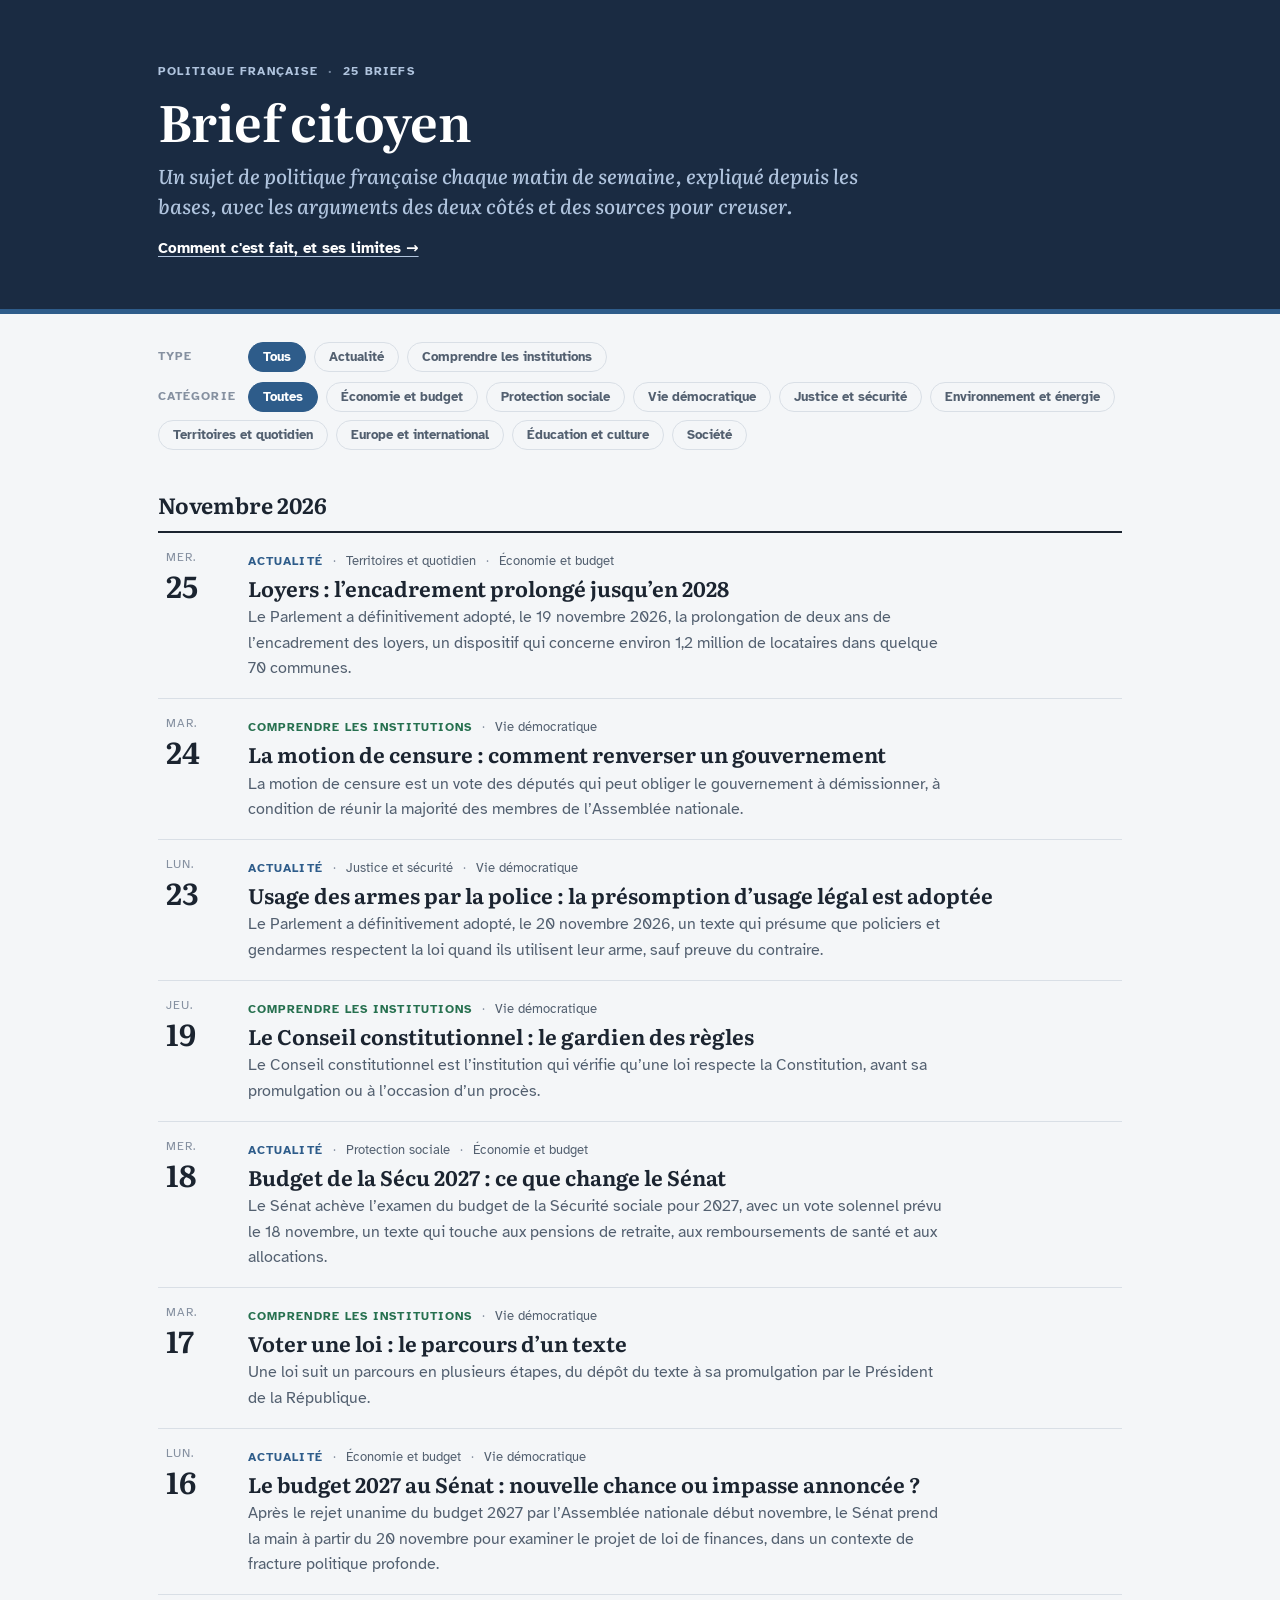
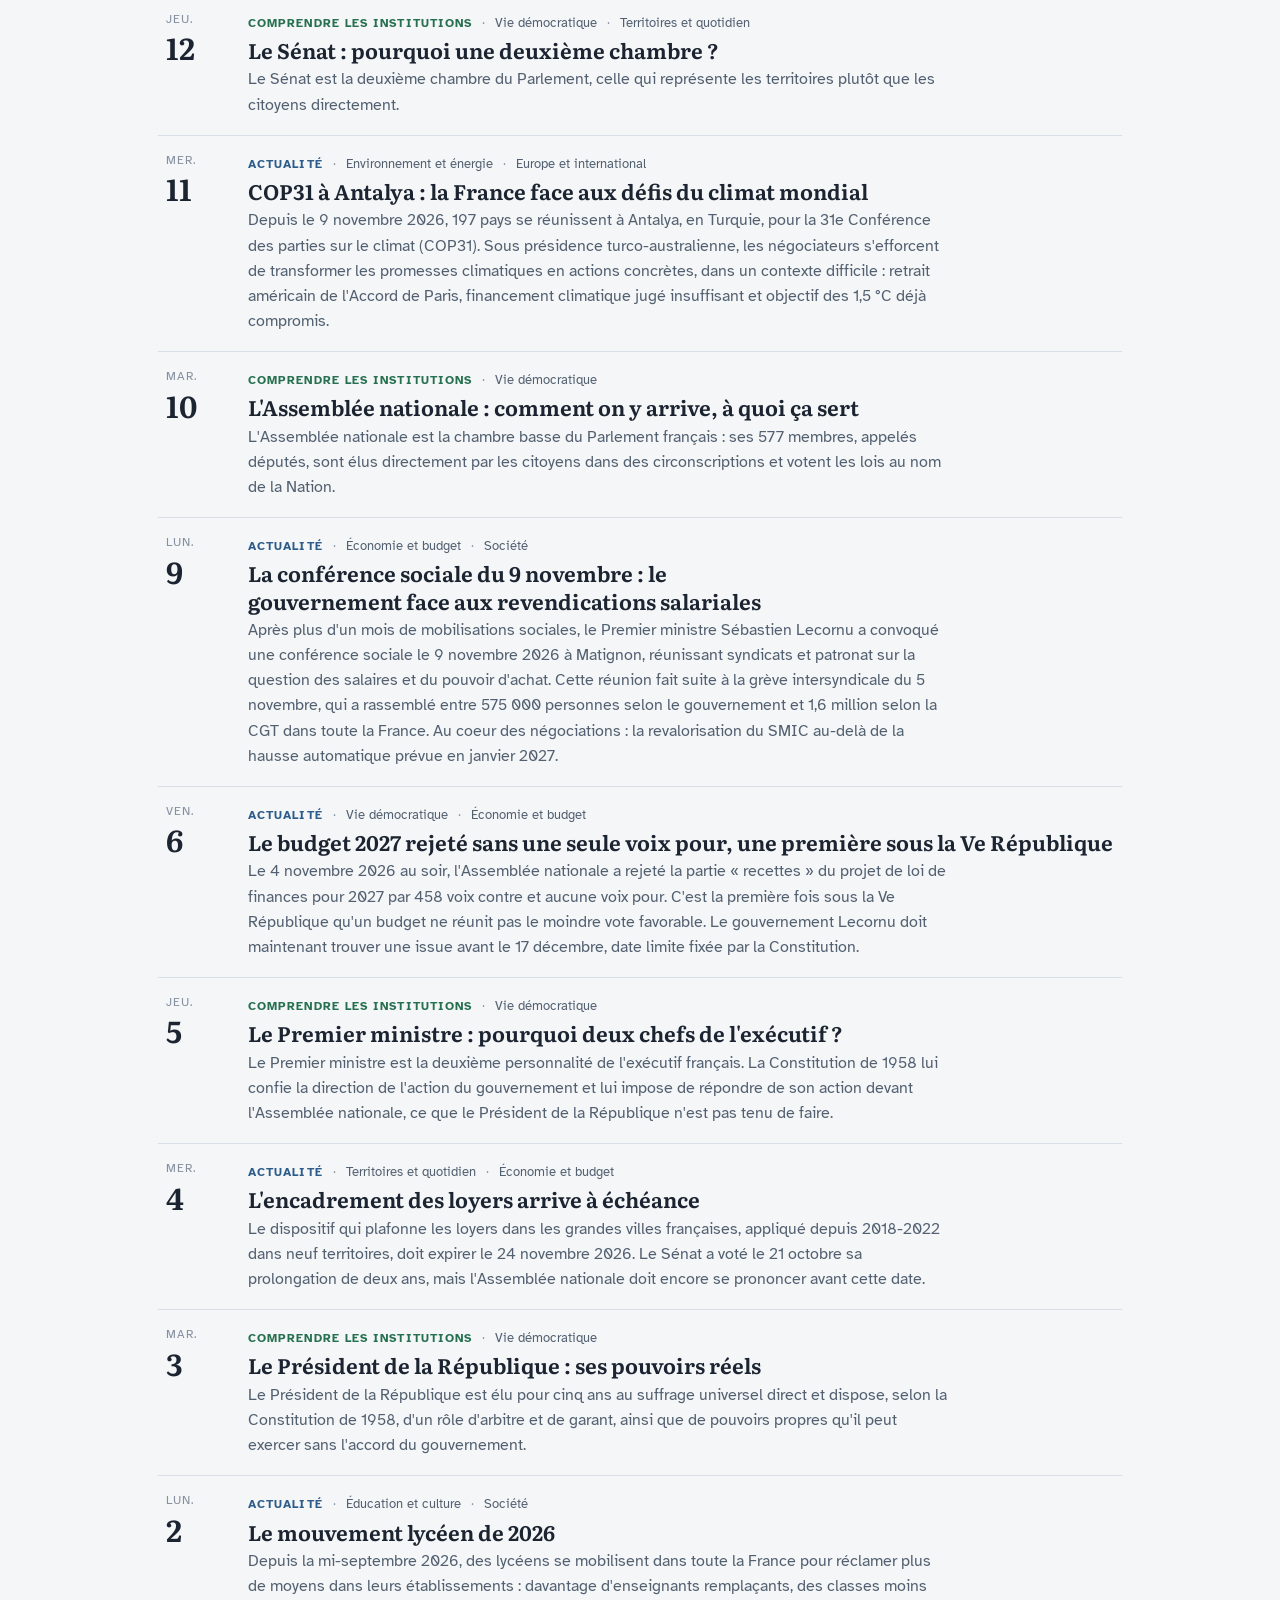
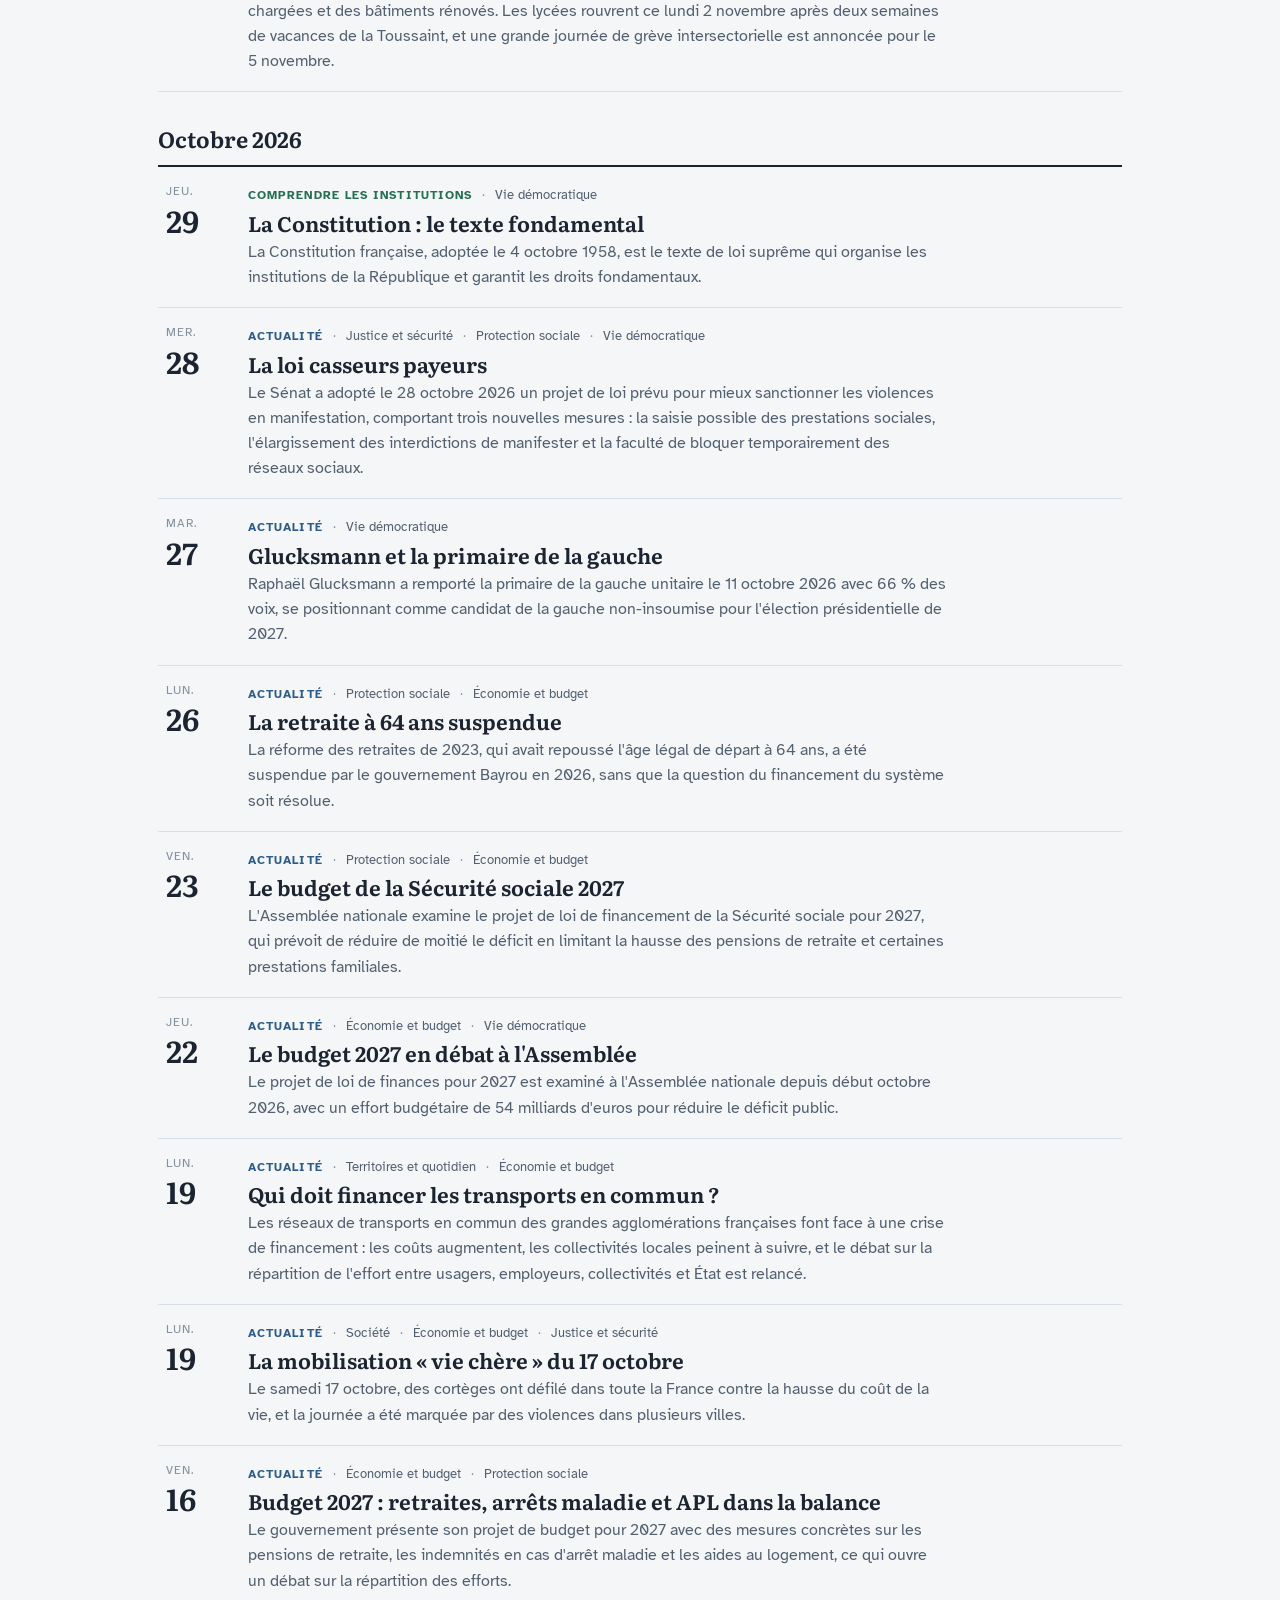
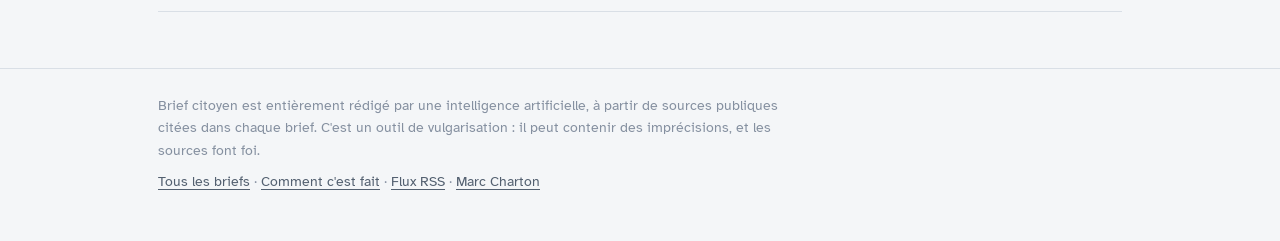
<file: index.html>
<!DOCTYPE html>
<html lang="fr">
<head>
<meta charset="UTF-8">
<meta name="viewport" content="width=device-width, initial-scale=1.0">
<title>Brief citoyen · un sujet politique expliqué chaque matin</title>
<meta name="description" content="Un sujet de politique française chaque matin de semaine, expliqué depuis les bases, avec les arguments des deux côtés et des sources pour creuser.">
<link rel="canonical" href="https://marccharton.github.io/Brief-Citoyen/">
<meta property="og:site_name" content="Brief citoyen">
<meta property="og:type" content="website">
<meta property="og:title" content="Brief citoyen · un sujet politique expliqué chaque matin">
<meta property="og:description" content="Un sujet de politique française chaque matin de semaine, expliqué depuis les bases, avec les arguments des deux côtés et des sources pour creuser.">
<meta property="og:url" content="https://marccharton.github.io/Brief-Citoyen/">
<meta property="og:locale" content="fr_FR">
<meta name="twitter:card" content="summary">
<link rel="alternate" type="application/rss+xml" title="Brief citoyen" href="feed.xml">
<link rel="icon" href="data:image/svg+xml,%3Csvg xmlns='http://www.w3.org/2000/svg' viewBox='0 0 32 32'%3E%3Crect width='32' height='32' rx='7' fill='%231A2B42'/%3E%3Cpath d='M9 10h14M9 16h14M9 22h9' stroke='%23B0C4DE' stroke-width='2.6' stroke-linecap='round'/%3E%3C/svg%3E">
<link rel="preconnect" href="https://fonts.googleapis.com">
<link rel="preconnect" href="https://fonts.gstatic.com" crossorigin>
<link rel="stylesheet" href="https://fonts.googleapis.com/css2?family=Literata:ital,opsz,wght@0,7..72,500;0,7..72,650;1,7..72,500&family=Atkinson+Hyperlegible:wght@400;700&display=swap">
<link rel="stylesheet" href="assets/style.css?v=9788eff8cd">
</head>
<body>
<!-- Coquille de la liste : le contenu est chargé par assets/index.js depuis data/index.json (généré par scripts/build.py). -->
<header class="band home"><div class="wrap">
<p class="eyebrow"><span>Politique française</span><span class="dot">·</span><span id="count">…</span></p>
<h1>Brief citoyen</h1>
<p class="subject">Un sujet de politique française chaque matin de semaine, expliqué depuis les bases, avec les arguments des deux côtés et des sources pour creuser.</p>
<p class="howto"><a href="comment-c-est-fait/">Comment c'est fait, et ses limites →</a></p>
</div></header>
<main class="wrap">
<div class="filters" id="filters" hidden>
<div class="frow" data-group="type"><span class="flabel">Type</span><button class="chip" type="button" data-type="" aria-pressed="true">Tous</button></div>
<div class="frow" data-group="cat"><span class="flabel">Catégorie</span><button class="chip" type="button" data-cat="" aria-pressed="true">Toutes</button></div>
</div>
<ol class="list" id="list"></ol>
<noscript><p>Cette page a besoin de JavaScript pour afficher la liste des briefs. Le flux RSS reste disponible : <a href="feed.xml">feed.xml</a>.</p></noscript>
</main>
<footer class="foot"><div class="wrap">
<p>Brief citoyen est entièrement rédigé par une intelligence artificielle, à partir de sources publiques citées dans chaque brief. C'est un outil de vulgarisation : il peut contenir des imprécisions, et les sources font foi.</p>
<p><a href="./">Tous les briefs</a> · <a href="comment-c-est-fait/">Comment c'est fait</a> · <a href="feed.xml">Flux RSS</a> · <a href="https://marccharton.github.io/">Marc Charton</a></p>
</div></footer>
<script src="assets/common.js?v=3ce2d016a5" defer></script>
<script src="assets/index.js?v=10b28341c7" defer></script>
</body>
</html>
</file>
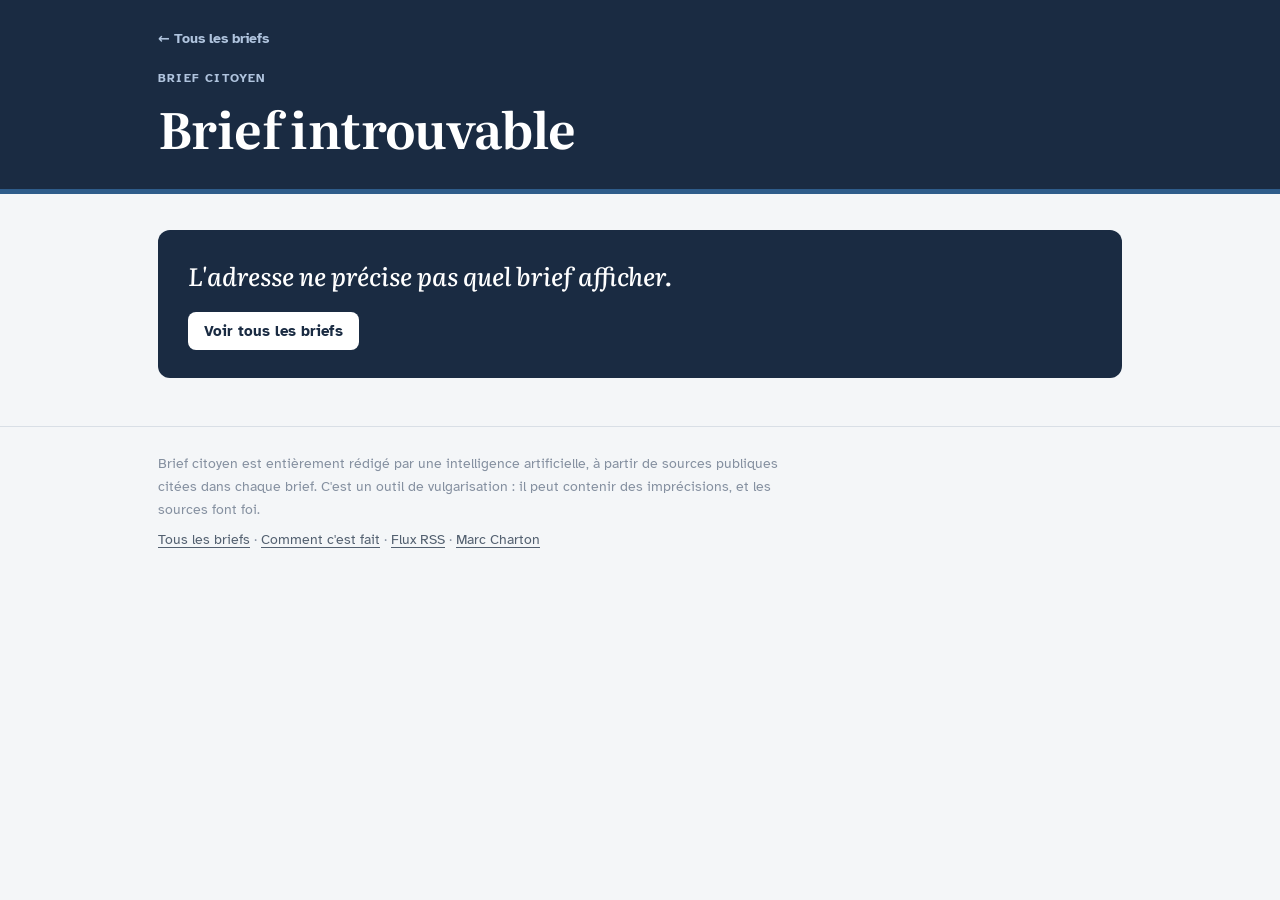
<file: brief/index.html>
<!DOCTYPE html>
<html lang="fr">
<head>
<meta charset="UTF-8">
<meta name="viewport" content="width=device-width, initial-scale=1.0">
<title>Brief citoyen</title>
<meta name="description" content="Un sujet de politique française chaque matin de semaine, expliqué depuis les bases, avec les arguments des deux côtés et des sources pour creuser.">
<meta property="og:site_name" content="Brief citoyen">
<meta property="og:type" content="article">
<meta property="og:title" content="Brief citoyen">
<meta property="og:description" content="Un sujet de politique française chaque matin de semaine, expliqué depuis les bases, avec les arguments des deux côtés et des sources pour creuser.">
<meta property="og:locale" content="fr_FR">
<meta name="twitter:card" content="summary">
<link rel="alternate" type="application/rss+xml" title="Brief citoyen" href="../feed.xml">
<link rel="icon" href="data:image/svg+xml,%3Csvg xmlns='http://www.w3.org/2000/svg' viewBox='0 0 32 32'%3E%3Crect width='32' height='32' rx='7' fill='%231A2B42'/%3E%3Cpath d='M9 10h14M9 16h14M9 22h9' stroke='%23B0C4DE' stroke-width='2.6' stroke-linecap='round'/%3E%3C/svg%3E">
<link rel="preconnect" href="https://fonts.googleapis.com">
<link rel="preconnect" href="https://fonts.gstatic.com" crossorigin>
<link rel="stylesheet" href="https://fonts.googleapis.com/css2?family=Literata:ital,opsz,wght@0,7..72,500;0,7..72,650;1,7..72,500&family=Atkinson+Hyperlegible:wght@400;700&display=swap">
<link rel="stylesheet" href="../assets/style.css?v=9788eff8cd">
</head>
<body>
<!-- Coquille d'un brief : le contenu est chargé par assets/brief.js depuis data/briefs/<id>.json (adresse : brief/?id=AAAA-MM-JJ). -->
<header class="band"><div class="wrap">
<a class="back" href="../">← Tous les briefs</a>
<p class="eyebrow" id="eyebrow"><span>Brief citoyen</span></p>
<h1 id="title">Chargement du brief…</h1>
<p class="subject" id="subject" hidden></p>
<div class="tools" id="tools" hidden>
<button class="tool" type="button" id="share">Partager le lien</button>
<button class="tool" type="button" id="inspect" aria-pressed="false" aria-controls="srcpanel" hidden>Voir la source de chaque phrase</button>
<span class="toast" id="toast" role="status"></span>
</div>
</div></header>
<main class="wrap article" id="content"></main>
<aside class="srcpanel" id="srcpanel" aria-label="Sources de chaque phrase" hidden></aside>
<noscript><main class="wrap article"><p>Cette page a besoin de JavaScript pour afficher le brief. Les données brutes sont dans le dossier data/briefs du dépôt GitHub.</p></main></noscript>
<footer class="foot"><div class="wrap">
<p>Brief citoyen est entièrement rédigé par une intelligence artificielle, à partir de sources publiques citées dans chaque brief. C'est un outil de vulgarisation : il peut contenir des imprécisions, et les sources font foi.</p>
<p><a href="../">Tous les briefs</a> · <a href="../comment-c-est-fait/">Comment c'est fait</a> · <a href="../feed.xml">Flux RSS</a> · <a href="https://marccharton.github.io/">Marc Charton</a></p>
</div></footer>
<script src="../assets/common.js?v=3ce2d016a5" defer></script>
<script src="../assets/brief.js?v=aeab2321af" defer></script>
</body>
</html>
</file>
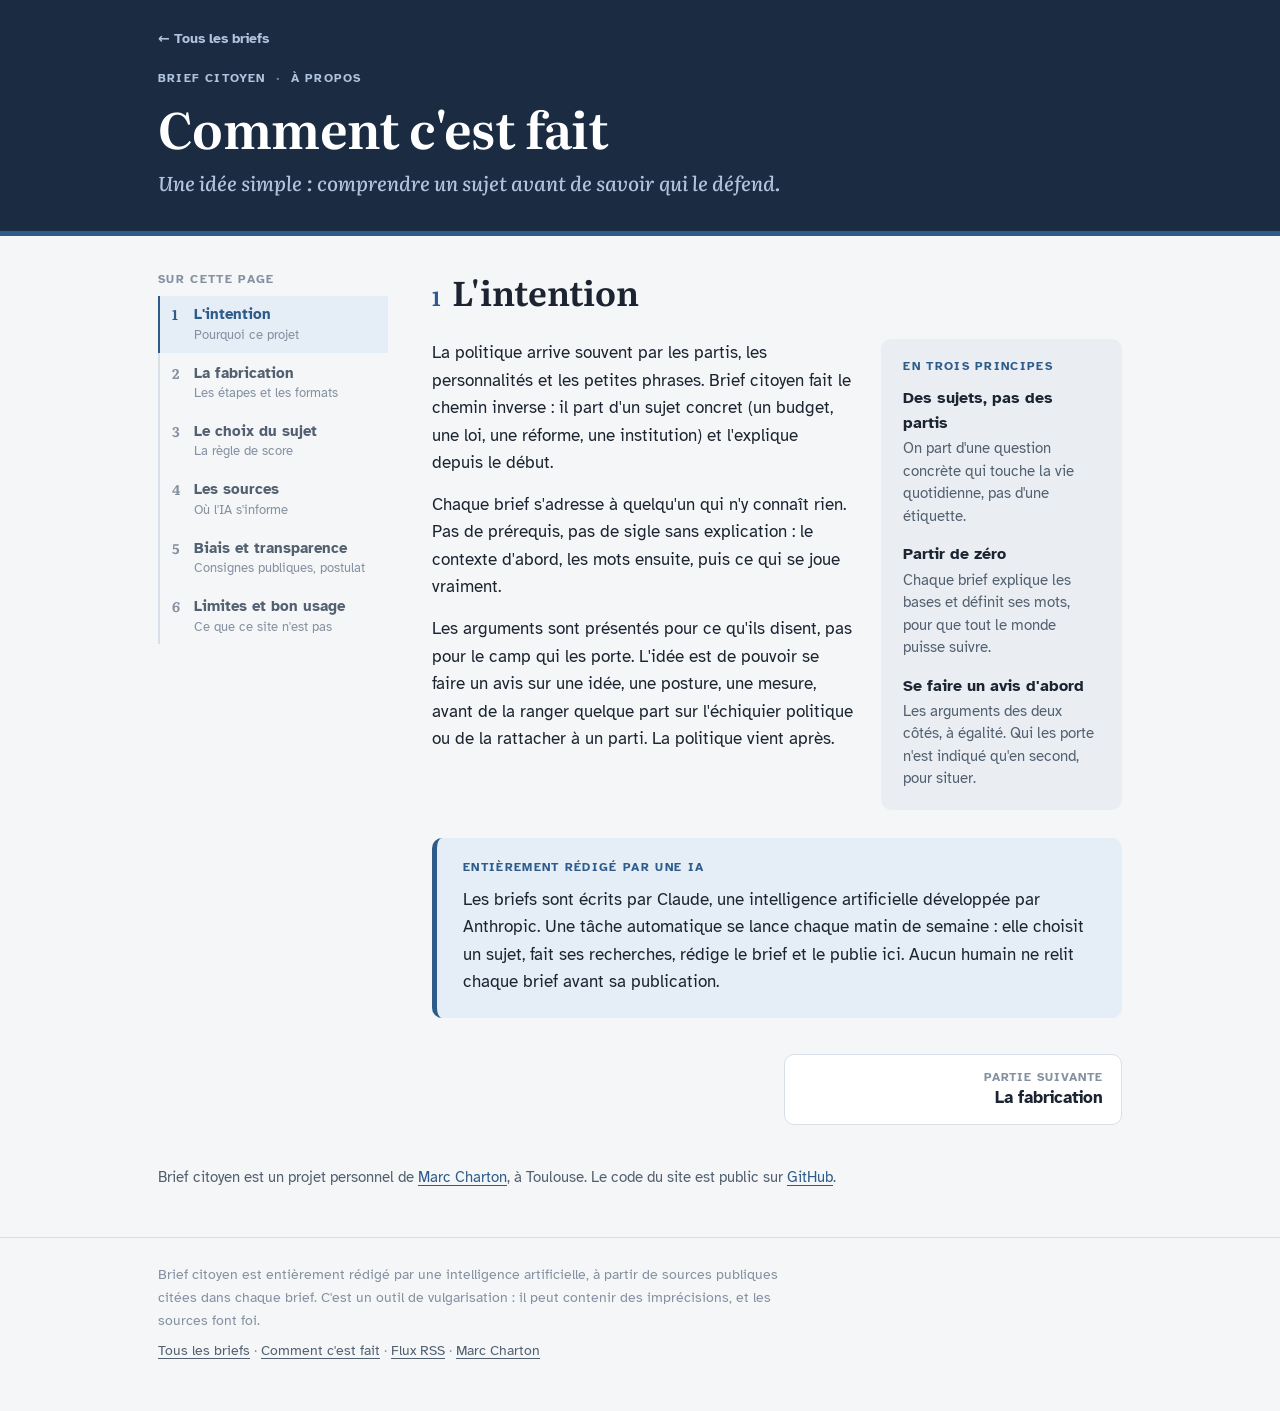
<file: comment-c-est-fait/index.html>
<!DOCTYPE html>
<html lang="fr">
<head>
<meta charset="UTF-8">
<meta name="viewport" content="width=device-width, initial-scale=1.0">
<title>Comment c&#x27;est fait · Brief citoyen</title>
<meta name="description" content="Comment Brief citoyen est fabriqué : une intelligence artificielle, des sources publiques, des sujets plutôt que des partis. Et les limites de l&#x27;exercice.">
<link rel="canonical" href="https://marccharton.github.io/Brief-Citoyen/comment-c-est-fait/">
<meta property="og:site_name" content="Brief citoyen">
<meta property="og:type" content="website">
<meta property="og:title" content="Comment c&#x27;est fait · Brief citoyen">
<meta property="og:description" content="Comment Brief citoyen est fabriqué : une intelligence artificielle, des sources publiques, des sujets plutôt que des partis. Et les limites de l&#x27;exercice.">
<meta property="og:url" content="https://marccharton.github.io/Brief-Citoyen/comment-c-est-fait/">
<meta property="og:locale" content="fr_FR">
<meta name="twitter:card" content="summary">
<link rel="alternate" type="application/rss+xml" title="Brief citoyen" href="../feed.xml">
<link rel="icon" href="data:image/svg+xml,%3Csvg xmlns='http://www.w3.org/2000/svg' viewBox='0 0 32 32'%3E%3Crect width='32' height='32' rx='7' fill='%231A2B42'/%3E%3Cpath d='M9 10h14M9 16h14M9 22h9' stroke='%23B0C4DE' stroke-width='2.6' stroke-linecap='round'/%3E%3C/svg%3E">
<link rel="preconnect" href="https://fonts.googleapis.com"><link rel="preconnect" href="https://fonts.gstatic.com" crossorigin><link rel="stylesheet" href="https://fonts.googleapis.com/css2?family=Literata:ital,opsz,wght@0,7..72,500;0,7..72,650;1,7..72,500&family=Atkinson+Hyperlegible:wght@400;700&display=swap">
<link rel="stylesheet" href="../assets/style.css?v=9788eff8cd">
</head>
<body>
<header class="band"><div class="wrap">
<a class="back" href="../">← Tous les briefs</a>
<p class="eyebrow"><span>Brief citoyen</span><span class="dot">·</span><span>À propos</span></p>
<h1>Comment c'est fait</h1>
<p class="subject">Une idée simple : comprendre un sujet avant de savoir qui le défend.</p>
</div></header>
<main class="wrap about">
<div class="about-layout">
<nav class="toc" aria-label="Parties de la page"><p class="toc-t">Sur cette page</p><ol><li><a href="#intention"><span class="toc-n">1</span><span class="toc-l">L'intention<small>Pourquoi ce projet</small></span></a></li><li><a href="#fabrication"><span class="toc-n">2</span><span class="toc-l">La fabrication<small>Les étapes et les formats</small></span></a></li><li><a href="#choix-du-sujet"><span class="toc-n">3</span><span class="toc-l">Le choix du sujet<small>La règle de score</small></span></a></li><li><a href="#sources"><span class="toc-n">4</span><span class="toc-l">Les sources<small>Où l'IA s'informe</small></span></a></li><li><a href="#transparence"><span class="toc-n">5</span><span class="toc-l">Biais et transparence<small>Consignes publiques, postulat</small></span></a></li><li><a href="#limites"><span class="toc-n">6</span><span class="toc-l">Limites et bon usage<small>Ce que ce site n'est pas</small></span></a></li></ol></nav>
<div class="parts">
<section class="part" id="intention">
<h2 class="part-t"><span>1</span>L'intention</h2>
<section class="basics with-terms">
<div class="prose">
<p>La politique arrive souvent par les partis, les personnalités et les petites phrases. Brief citoyen fait le chemin inverse : il part d'un sujet concret (un budget, une loi, une réforme, une institution) et l'explique depuis le début.</p>
<p>Chaque brief s'adresse à quelqu'un qui n'y connaît rien. Pas de prérequis, pas de sigle sans explication : le contexte d'abord, les mots ensuite, puis ce qui se joue vraiment.</p>
<p>Les arguments sont présentés pour ce qu'ils disent, pas pour le camp qui les porte. L'idée est de pouvoir se faire un avis sur une idée, une posture, une mesure, avant de la ranger quelque part sur l'échiquier politique ou de la rattacher à un parti. La politique vient après.</p>
</div>
<aside class="terms">
<h2 class="kicker">En trois principes</h2>
<dl>
<div><dt>Des sujets, pas des partis</dt><dd>On part d'une question concrète qui touche la vie quotidienne, pas d'une étiquette.</dd></div>
<div><dt>Partir de zéro</dt><dd>Chaque brief explique les bases et définit ses mots, pour que tout le monde puisse suivre.</dd></div>
<div><dt>Se faire un avis d'abord</dt><dd>Les arguments des deux côtés, à égalité. Qui les porte n'est indiqué qu'en second, pour situer.</dd></div>
</dl>
</aside>
</section>

<section class="box stakes">
<h2 class="kicker">Entièrement rédigé par une IA</h2>
<p>Les briefs sont écrits par Claude, une intelligence artificielle développée par Anthropic. Une tâche automatique se lance chaque matin de semaine : elle choisit un sujet, fait ses recherches, rédige le brief et le publie ici. Aucun humain ne relit chaque brief avant sa publication.</p>
</section>
<nav class="partnav"><a class="pn-next" href="#fabrication"><span>Partie suivante</span>La fabrication</a></nav>
</section>

<section class="part" id="fabrication">
<h2 class="part-t"><span>2</span>La fabrication</h2>
<section>
<h2 class="kicker">Le processus, en cinq étapes</h2>
<ol class="steps">
<li><strong>Choisir un sujet.</strong> Le lundi, le mercredi et le vendredi, un sujet d'actualité des derniers jours, choisi selon une <a href="#choix-du-sujet">règle de score publique</a>. Le mardi et le jeudi, un « Éclairage Institutions » qui explique une notion de base, dans l'ordre d'une progression fixe : la Constitution, le 49-3, le Sénat…</li>
<li><strong>Se documenter.</strong> L'IA fait des recherches sur le web en suivant les règles décrites plus bas : sources primaires d'abord, médias identifiés, plusieurs sensibilités. Pour le contexte général (comment fonctionne une institution, l'histoire d'une réforme), elle s'appuie aussi sur ses propres connaissances, apprises avant sa mise en service : ces phrases-là sont marquées « IA » dans le texte.</li>
<li><strong>Rédiger.</strong> Chaque phrase est reliée à la source dont elle vient. Les bases, les mots à connaître, ce qui se joue, les arguments pour et contre avec ceux qui les portent, un angle local sur Toulouse et l'Occitanie quand c'est pertinent, des sources pour creuser et une question ouverte.</li>
<li><strong>Contrôler la forme.</strong> Des vérifications automatiques portent sur le format, l'orthographe et le ton neutre. Elles ne vérifient pas les faits.</li>
<li><strong>Publier.</strong> Le brief arrive sur ce site dans la matinée, en général entre 8 h et 10 h, avec son propre lien et sa fiche technique, qui détaille comment le sujet a été choisi.</li>
</ol>
</section>

<section class="basics with-terms">
<div class="prose">
<h2 class="kicker">Deux types de briefs</h2>
<p><strong>Actualité</strong> (lundi, mercredi, vendredi) : un sujet du moment, expliqué depuis les bases, avec les arguments des deux côtés.</p>
<p><strong>Comprendre les institutions</strong> (mardi, jeudi) : une notion du fonctionnement de la Ve République expliquée simplement, de la Constitution au 49-3, sans débat pour ou contre.</p>
<p>Chaque brief est rangé dans une à trois catégories, choisies dans une liste courte et stable, pour retrouver facilement tout ce qui touche à un même domaine.</p>
</div>
<aside class="terms"><h2 class="kicker">Les catégories</h2><dl><div><dt>Économie et budget</dt><dd>Finances publiques, impôts, pouvoir d&#x27;achat, entreprises, emploi.</dd></div><div><dt>Protection sociale</dt><dd>Retraites, santé, Sécurité sociale, chômage, aides sociales.</dd></div><div><dt>Vie démocratique</dt><dd>Élections, partis, Parlement, Constitution, fonctionnement des institutions.</dd></div><div><dt>Justice et sécurité</dt><dd>Justice, police, ordre public, libertés publiques.</dd></div><div><dt>Environnement et énergie</dt><dd>Climat, biodiversité, énergie, agriculture.</dd></div><div><dt>Territoires et quotidien</dt><dd>Collectivités locales, transports, logement, Toulouse et Occitanie.</dd></div><div><dt>Europe et international</dt><dd>Union européenne, relations internationales, défense.</dd></div><div><dt>Éducation et culture</dt><dd>École, université, recherche, culture, médias.</dd></div><div><dt>Société</dt><dd>Mobilisations, égalité, immigration, numérique, vie quotidienne.</dd></div></dl></aside>
</section>

<nav class="partnav"><a class="pn-prev" href="#intention"><span>Partie précédente</span>L'intention</a><a class="pn-next" href="#choix-du-sujet"><span>Partie suivante</span>Le choix du sujet</a></nav>
</section>

<section class="part" id="choix-du-sujet">
<h2 class="part-t"><span>3</span>Le choix du sujet</h2>
<section>
<h2 class="kicker">Comment le sujet est choisi</h2>
<div class="prose">
<p>Le choix du sujet est déjà une forme de biais : parler d'une chose, c'est ne pas parler d'une autre. Pour que ce choix ne soit pas une boîte noire, il suit une règle fixe, et chaque brief Actualité garde la trace de son application dans sa fiche technique.</p>
<p><strong>Repérage.</strong> L'IA lance toujours les mêmes recherches, avec la date du jour : l'actualité politique en France, l'Assemblée nationale et le Sénat cette semaine, les annonces du gouvernement, la politique à Toulouse et en Occitanie. Elle en retient 5 à 8 sujets candidats des 7 derniers jours, puis compte pour chacun les sources distinctes qui en parlent.</p>
<p><strong>Score.</strong> Chaque candidat est noté selon ces critères :</p>
</div>
<div class="scoregrid">
<div><strong>Couverture (0 à 3)</strong><span>Nombre de sources distinctes qui en parlent : 1 source donne 0, 2 ou 3 donnent 1, 4 ou 5 donnent 2, 6 et plus donnent 3.</span></div>
<div><strong>Variété des sources (0 à 2)</strong><span>Nombre de types de sources différents : officielles, agences, presse nationale ou régionale, médias publics, organisations.</span></div>
<div><strong>Couvert des deux côtés (0 ou 1)</strong><span>Un point si des sources perçues à gauche et à droite en parlent : un sujet porté par un seul bord marque moins.</span></div>
<div><strong>Fraîcheur (0 à 2)</strong><span>Fait nouveau depuis moins de 48 heures, ou dans la semaine.</span></div>
<div><strong>Impact concret (0 à 2)</strong><span>Effet direct sur l'argent, les services publics ou les droits. Ce critère reste un jugement de l'IA, expliqué en une phrase.</span></div>
<div><strong>Angle local (0 ou 1)</strong><span>Un effet identifiable à Toulouse ou en Occitanie.</span></div>
<div><strong>Répétition (0 ou −1)</strong><span>Un point de moins si la catégorie est celle du brief Actualité précédent, pour varier les domaines.</span></div>
</div>
<div class="prose">
<p><strong>Délai.</strong> Un sujet déjà traité dans les 14 derniers jours est écarté, sauf rebondissement majeur (un vote, une décision de justice, une décision officielle, un chiffre officiel nouveau), nommé dans la fiche.</p>
<p><strong>Décision.</strong> Le meilleur total l'emporte ; en cas d'égalité, la meilleure couverture, puis la meilleure fraîcheur. Ce score ne mesure pas l'importance réelle d'un sujet : il rend le choix explicable et comparable d'un jour à l'autre. Comme les sources elles-mêmes, il hérite de ce dont les médias parlent.</p>
</div>
</section>
<nav class="partnav"><a class="pn-prev" href="#fabrication"><span>Partie précédente</span>La fabrication</a><a class="pn-next" href="#sources"><span>Partie suivante</span>Les sources</a></nav>
</section>

<section class="part" id="sources">
<h2 class="part-t"><span>4</span>Les sources</h2>
<section class="refs">
<h2 class="kicker">Où l'IA cherche ses informations</h2>
<div class="prose"><p>Il n'y a pas de liste de médias choisis à l'avance : chaque matin, l'IA fait des recherches sur le web à partir de l'actualité. Plutôt qu'une liste, elle suit des règles. Le classement d'une source à gauche ou à droite est indicatif : il reprend la perception courante de sa ligne éditoriale.</p></div>
<div class="refgrid"><div class="refgroup n"><h3>Les sources primaires d&#x27;abord</h3><p>Quand elles existent : le texte de loi, le rapport officiel, les données publiques, le communiqué de l&#x27;organisation concernée. C&#x27;est la base la plus sûre pour un chiffre ou une citation.</p></div><div class="refgroup n"><h3>Des médias identifiés</h3><p>Pour la presse, des médias avec une rédaction et une ligne éditoriale connues. Pas de réseaux sociaux, de blogs anonymes ni de sites sans auteur.</p></div><div class="refgroup n"><h3>Plusieurs sensibilités</h3><p>Chaque brief cite au moins une source perçue plutôt à gauche, une plutôt à droite et une neutre ou institutionnelle.</p></div><div class="refgroup n"><h3>Vérifiable par tous</h3><p>Chaque source citée a un lien vers l&#x27;article ou le document lui-même, pour que chacun puisse aller lire.</p></div></div>
</section>

<section class="refs used">
<h2 class="kicker">Les sources réellement citées</h2>
<div class="prose"><p>Calculé automatiquement à partir des 25 briefs publiés : 83 sources citées au total. Ce décompte se met à jour à chaque nouveau brief.</p></div>
<div class="leanbar" role="img" aria-label="16 sources plutôt à gauche, 52 neutres ou institutionnelles, 15 plutôt à droite"><span class="l" style="flex:16"></span><span class="n" style="flex:52"></span><span class="r" style="flex:15"></span></div><p class="leanlegend"><span class="l">Plutôt à gauche : 16 (19 %)</span><span class="n">Neutres ou institutionnelles : 52 (63 %)</span><span class="r">Plutôt à droite : 15 (18 %)</span></p>
<h3 class="hosts-t">Sites les plus cités, par nombre de citations</h3>
<ul class="hosts"><li><span class="h">publicsenat.fr</span><span class="c">9 citations</span></li><li><span class="h">conseil-constitutionnel.fr</span><span class="c">8 citations</span></li><li><span class="h">lcp.fr</span><span class="c">6 citations</span></li><li><span class="h">assemblee-nationale.fr</span><span class="c">5 citations</span></li><li><span class="h">lefigaro.fr</span><span class="c">5 citations</span></li><li><span class="h">vie-publique.fr</span><span class="c">5 citations</span></li><li><span class="h">politis.fr</span><span class="c">4 citations</span></li><li><span class="h">senat.fr</span><span class="c">4 citations</span></li><li><span class="h">sudradio.fr</span><span class="c">4 citations</span></li><li><span class="h">mediapart.fr</span><span class="c">3 citations</span></li><li><span class="h">cfdt.fr</span><span class="c">2 citations</span></li><li><span class="h">lafinancepourtous.com</span><span class="c">2 citations</span></li><li><span class="h">moneyvox.fr</span><span class="c">2 citations</span></li><li><span class="h">alternatives-economiques.fr</span><span class="c">1 citation</span></li><li><span class="h">ccomptes.fr</span><span class="c">1 citation</span></li><li><span class="h">cdurable.info</span><span class="c">1 citation</span></li><li><span class="h">contrepoints.org</span><span class="c">1 citation</span></li><li><span class="h">culture-rh.com</span><span class="c">1 citation</span></li><li><span class="h">ecologie.gouv.fr</span><span class="c">1 citation</span></li><li><span class="h">economie.gouv.fr</span><span class="c">1 citation</span></li><li><span class="h">economiematin.fr</span><span class="c">1 citation</span></li><li><span class="h">education.gouv.fr</span><span class="c">1 citation</span></li><li><span class="h">fhf.fr</span><span class="c">1 citation</span></li><li><span class="h">force-ouvriere.fr</span><span class="c">1 citation</span></li><li><span class="h">fr.euronews.com</span><span class="c">1 citation</span></li><li><span class="h">fr.qz.com</span><span class="c">1 citation</span></li><li><span class="h">franceinfo.fr</span><span class="c">1 citation</span></li><li><span class="h">laclepublique.fr</span><span class="c">1 citation</span></li><li><span class="h">letudiant.fr</span><span class="c">1 citation</span></li><li><span class="h">monimmeuble.com</span><span class="c">1 citation</span></li><li><span class="h">mysweetimmo.com</span><span class="c">1 citation</span></li><li><span class="h">nosparlementaires.fr</span><span class="c">1 citation</span></li><li><span class="h">parlons-politique.fr</span><span class="c">1 citation</span></li><li><span class="h">rcf.fr</span><span class="c">1 citation</span></li><li><span class="h">reporterre.net</span><span class="c">1 citation</span></li><li><span class="h">sans lien</span><span class="c">1 citation</span></li><li><span class="h">touteleurope.eu</span><span class="c">1 citation</span></li></ul>
</section>


<section>
<h2 class="kicker">Chaque phrase reliée à sa source</h2>
<div class="prose">
<p>Depuis le 17 novembre 2026, chaque phrase d'un brief est reliée à la source dont elle vient. Le bouton « Voir la source de chaque phrase » colore le texte : une couleur et un numéro par source, qui renvoient à la liste des sources utilisées en fin de brief, avec un court extrait et un lien qui ouvre la page au passage cité (selon le navigateur).</p>
<p>Les phrases qui viennent des connaissances générales de l'IA (contexte, définitions, transitions) sont soulignées en pointillés et marquées « IA ». Mieux vaut l'afficher que d'attribuer une phrase à tort à une source. La fiche technique indique la part du texte reliée à une source.</p>
<p>Ce marquage est fait par l'IA elle-même et n'est pas encore vérifié automatiquement : un repère peut être inexact. En cas de doute, la source fait foi.</p>
</div>
</section>
<nav class="partnav"><a class="pn-prev" href="#choix-du-sujet"><span>Partie précédente</span>Le choix du sujet</a><a class="pn-next" href="#transparence"><span>Partie suivante</span>Biais et transparence</a></nav>
</section>

<section class="part" id="transparence">
<h2 class="part-t"><span>5</span>Biais et transparence</h2>
<section class="box stakes">
<h2 class="kicker">Ce qu'on demande à l'IA, en toutes lettres</h2>
<p>Un modèle d'IA apprend à partir d'énormes quantités de textes, choisis et pondérés par l'entreprise qui le développe. Ce qu'il en garde, ses tendances et ses angles morts, ne peut pas être vérifié de l'extérieur. C'est une limite réelle, et elle ne disparaît pas.</p>
<p>Ce qui peut être montré, c'est ce qu'on lui demande. Les consignes que l'IA reçoit chaque matin (le ton, le choix du sujet, le choix des sources, la façon de relier chaque phrase à sa source) sont publiées mot pour mot. Chacun peut vérifier qu'aucune consigne ne pousse vers un point de vue. Chaque modification change leur numéro de version, l'historique est public, et la fiche technique de chaque brief indique la version utilisée.</p>
<a class="cta" href="https://github.com/marccharton/Brief-Citoyen/blob/main/methode/consignes.md" target="_blank" rel="noopener">Lire les consignes données à l'IA</a>
</section>

<section class="postulat">
<h2 class="kicker">Le postulat de ce projet</h2>
<div class="prose">
<p>Toute information passe par des filtres avant de nous arriver. Les médias ont une ligne éditoriale, des contraintes de temps, parfois des intérêts : même avec une réelle volonté d'impartialité, chaque rédaction choisit ses sujets, ses mots et ses angles, et commet aussi des erreurs. Quand on s'informe soi-même en lisant plusieurs articles, notre mémoire, notre compréhension et nos propres opinions ajoutent encore leurs approximations.</p>
<p>Mon postulat, qui reste une opinion et peut être faux : dans cette chaîne, la reformulation par une IA qui reste très proche des sources qu'elle lit n'est pas le maillon le plus biaisé. L'essentiel des biais vient en amont, des sources elles-mêmes et du choix de ce dont on parle.</p>
<p>Ce postulat ne dispense pas de prudence. L'IA ajoute ses propres risques : se tromper d'attribution, omettre une information, cadrer un sujet par l'ordre ou les mots qu'elle choisit, présenter à égalité des positions qui ne le sont pas. Plutôt que de demander de la confiance, ce projet cherche à rendre son fonctionnement vérifiable : une règle de choix du sujet publique, une fiche technique par brief, chaque phrase reliée à sa source ou marquée comme rédigée par l'IA, et les consignes publiées mot pour mot.</p>
<p class="sig">Marc Charton, auteur du projet</p>
</div>
</section>
<nav class="partnav"><a class="pn-prev" href="#sources"><span>Partie précédente</span>Les sources</a><a class="pn-next" href="#limites"><span>Partie suivante</span>Limites et bon usage</a></nav>
</section>

<section class="part" id="limites">
<h2 class="part-t"><span>6</span>Limites et bon usage</h2>
<section class="sides limits">
<div class="side con">
<h2>Les limites</h2>
<p class="who">À garder en tête en lisant un brief</p>
<ul>
<li>Une IA peut se tromper : un chiffre inexact, une date, une citation approximative, une position attribuée à la mauvaise personne.</li>
<li>Elle peut mal résumer une source, ou simplifier au point de perdre une nuance importante.</li>
<li>L'actualité bouge vite : un brief peut être dépassé quelques jours après sa publication.</li>
<li>L'équilibre entre « pour » et « contre » est un effort de présentation, pas une mesure objective de qui a raison.</li>
<li>Ce qu'un brief ne dit pas ne laisse pas de trace : le choix des informations retenues et leur ordre orientent aussi la lecture.</li>
</ul>
</div>
<div class="side pro">
<h2>Le bon usage</h2>
<p class="who">Ce que Brief citoyen est, et n'est pas</p>
<ul>
<li>Un point de départ pour comprendre un sujet, pas une source de référence.</li>
<li>Les sources citées font foi : pour un chiffre ou une citation, c'est elles qu'il faut lire.</li>
<li>Il ne remplace pas le travail des journalistes, qui enquêtent, recoupent et vérifient.</li>
<li>Il ne donne pas de consigne de vote et ne défend aucun parti.</li>
</ul>
</div>
</section>

<section class="question">
<h2 class="kicker">Une erreur, un oubli ?</h2>
<p>Les signalements sont bienvenus : ils permettent de corriger le brief concerné.</p>
<a class="cta" href="https://github.com/marccharton/Brief-Citoyen/issues/new" target="_blank" rel="noopener">Signaler une erreur sur GitHub</a>
</section>
<nav class="partnav"><a class="pn-prev" href="#transparence"><span>Partie précédente</span>Biais et transparence</a></nav>
</section>
</div>
</div>

<p class="credit">Brief citoyen est un projet personnel de <a href="https://marccharton.github.io/">Marc Charton</a>, à Toulouse. Le code du site est public sur <a href="https://github.com/marccharton/Brief-Citoyen">GitHub</a>.</p>
</main>
<footer class="foot"><div class="wrap">
<p>Brief citoyen est entièrement rédigé par une intelligence artificielle, à partir de sources publiques citées dans chaque brief. C'est un outil de vulgarisation : il peut contenir des imprécisions, et les sources font foi.</p>
<p><a href="../">Tous les briefs</a> · <a href="../comment-c-est-fait/">Comment c'est fait</a> · <a href="../feed.xml">Flux RSS</a> · <a href="https://marccharton.github.io/">Marc Charton</a></p>
</div></footer>
<script src="../assets/about.js?v=b1be9a3de1" defer></script>
</body>
</html>
</file>
<file: assets/style.css>
/* Brief citoyen : un registre daté, chaque brief lu comme une page de magazine.
   Bandeau bleu nuit, colonnes pour les bases, Pour et Contre côte à côte sur fond coloré. */
:root{
  --bg:#F4F6F8; --card:#FFFFFF; --ink:#1B2430; --soft:#536070; --mute:#8590A0; --line:#D9DFE6;
  --navy:#1A2B42; --navy-ink:#FFFFFF; --navy-soft:#B0C4DE; --accent:#2E5C8A;
  --wash:#EAEEF3; --blue-bg:#E5EDF7;
  --pro:#26704F; --pro-bg:#E2F2EA; --con:#A84E34; --con-bg:#FAE9E2;
  --sand:#F6F1E6; --sand-ink:#8C6828;
  --src-1:#2E6FB7; --src-2:#C2410C; --src-3:#15803D; --src-4:#9333EA;
  --src-5:#B45309; --src-6:#0E7490; --src-7:#BE185D; --src-8:#4D7C0F;
  --f-display:"Literata",Georgia,serif;
  --f-body:"Atkinson Hyperlegible",system-ui,-apple-system,"Segoe UI",sans-serif;
}
@media (prefers-color-scheme: dark){:root{
  --bg:#11161C; --card:#18202A; --ink:#E4E9EF; --soft:#A9B3BF; --mute:#7C8796; --line:#2A3441;
  --navy:#0C1520; --navy-ink:#F2F5F9; --navy-soft:#9DB3CF; --accent:#86B2DE;
  --wash:#1E2733; --blue-bg:#18263A;
  --pro:#7CC7A3; --pro-bg:#15281F; --con:#E8987E; --con-bg:#2C1B16;
  --sand:#262118; --sand-ink:#D9B36A;
  --src-1:#7FB0EA; --src-2:#F4945F; --src-3:#6CCB8C; --src-4:#C49BF5;
  --src-5:#E9B456; --src-6:#5FC6DA; --src-7:#F08DBA; --src-8:#A9CF5C; color-scheme:dark}}

*{box-sizing:border-box}
html{-webkit-text-size-adjust:100%}
body{margin:0;background:var(--bg);color:var(--ink);font:17px/1.62 var(--f-body)}
a{color:var(--accent);text-underline-offset:3px}
a:focus-visible,button:focus-visible{outline:2px solid var(--accent);outline-offset:3px;border-radius:4px}
.wrap{max-width:1000px;margin:0 auto;padding-left:max(18px,env(safe-area-inset-left));padding-right:max(18px,env(safe-area-inset-right))}
[hidden]{display:none!important}

/* Bandeau */
.band{background:var(--navy);color:var(--navy-ink);border-bottom:5px solid var(--accent);padding:28px 0 34px}
.band .wrap{display:flex;flex-direction:column;gap:12px}
.back{color:var(--navy-soft);text-decoration:none;font-size:14px;font-weight:700;align-self:flex-start}
.back:hover{color:var(--navy-ink)}
.eyebrow{margin:6px 0 0;display:flex;flex-wrap:wrap;gap:6px 10px;font-size:12px;font-weight:700;letter-spacing:.1em;text-transform:uppercase;color:var(--navy-soft)}
.eyebrow .dot{opacity:.6}
.band h1{font:650 clamp(30px,5.4vw,50px)/1.1 var(--f-display);margin:0;letter-spacing:-.012em;text-wrap:balance;max-width:24ch}
.band .subject{font:italic 500 clamp(17px,2.2vw,20px)/1.5 var(--f-display);color:var(--navy-soft);margin:0;max-width:62ch}
.band.home{padding:56px 0 48px}
.tools{display:flex;flex-wrap:wrap;align-items:center;gap:10px;margin-top:8px}
.tool{font:700 14px var(--f-body);color:var(--navy);background:var(--navy-ink);border:0;border-radius:8px;padding:9px 14px;cursor:pointer}
.tool:hover{background:var(--navy-soft)}
.tool[aria-pressed="true"]{background:var(--navy-soft)}
.toast{font-size:14px;color:var(--navy-soft);overflow-wrap:anywhere}

/* Sections */
.article{display:flex;flex-direction:column;gap:28px;padding-top:36px;padding-bottom:48px}
.kicker{margin:0 0 12px;font:700 12px var(--f-body);letter-spacing:.11em;text-transform:uppercase;color:var(--accent)}
.prose p,.box p{margin:0 0 14px;max-width:68ch}
.prose p:last-child,.box p:last-child{margin-bottom:0}

.basics{display:grid;gap:28px}
.basics.with-terms{grid-template-columns:minmax(0,1.75fr) minmax(0,1fr)}
.terms{background:var(--wash);border-radius:10px;padding:20px 22px;align-self:start}
.terms dl{margin:0;display:flex;flex-direction:column;gap:14px}
.terms dt{font-weight:700;color:var(--ink);font-size:15.5px}
.terms dd{margin:2px 0 0;color:var(--soft);font-size:15px;line-height:1.5}

.box{border-radius:10px;padding:22px 26px;border-left:5px solid}
.stakes{background:var(--blue-bg);border-color:var(--accent)}
.local{background:var(--sand);border-color:var(--sand-ink)}
.local .kicker{color:var(--sand-ink)}

.sides{display:grid;grid-template-columns:1fr 1fr;gap:18px}
.side{border-radius:10px;padding:22px 24px;border-top:6px solid;min-width:0}
.side.pro{background:var(--pro-bg);border-color:var(--pro)}
.side.con{background:var(--con-bg);border-color:var(--con)}
.side h2{margin:0;font:650 28px/1.15 var(--f-display)}
.side.pro h2{color:var(--pro)} .side.con h2{color:var(--con)}
.side .who{margin:4px 0 16px;font-size:14.5px;font-style:italic;color:var(--soft)}
.side ul{list-style:none;margin:0;padding:0;display:flex;flex-direction:column;gap:12px}
.side li{position:relative;padding-left:20px;font-size:16px;line-height:1.55}
.side li::before{content:"";position:absolute;left:0;top:.55em;width:9px;height:9px;border-radius:2px}
.side.pro li::before{background:var(--pro)} .side.con li::before{background:var(--con)}

.sources ul{list-style:none;margin:0;padding:0;display:grid;grid-template-columns:repeat(auto-fit,minmax(220px,1fr));gap:14px}
.sources li{background:var(--card);border:1px solid var(--line);border-top:4px solid var(--mute);border-radius:10px;padding:16px 18px;display:flex;flex-direction:column;gap:6px;min-width:0}
.sources li.l{border-top-color:var(--con)} .sources li.r{border-top-color:var(--accent)} .sources li.n{border-top-color:var(--pro)}
.sources .lean{font-size:11.5px;font-weight:700;letter-spacing:.09em;text-transform:uppercase;color:var(--mute)}
.sources li.l .lean{color:var(--con)} .sources li.r .lean{color:var(--accent)} .sources li.n .lean{color:var(--pro)}
.sources .name{font-weight:700;line-height:1.35}
.sources .name a{color:var(--ink);text-decoration-color:var(--line)}
.sources .name a:hover{color:var(--accent)}
.sources .note{color:var(--soft);font-size:14.5px;line-height:1.45}
.sources .host{font-size:13px;color:var(--accent);margin-top:auto}

.question{background:var(--navy);color:var(--navy-ink);border-radius:12px;padding:28px 30px}
.question .kicker{color:var(--navy-soft)}
.question p{margin:0;font:italic 500 clamp(20px,2.6vw,25px)/1.45 var(--f-display);max-width:46ch}

.pager{display:grid;grid-template-columns:1fr 1fr;gap:14px;margin-top:8px}
.pager a{display:flex;flex-direction:column;gap:2px;background:var(--card);border:1px solid var(--line);border-radius:10px;padding:14px 18px;text-decoration:none;color:var(--ink);font-weight:700;line-height:1.35}
.pager a span{font-size:12px;letter-spacing:.08em;text-transform:uppercase;color:var(--mute);font-weight:700}
.pager a:hover{border-color:var(--accent)}
.pager .nav-next{grid-column:2;text-align:right}
.pager .nav-prev{grid-column:1}

/* Liste */
.filters{display:flex;flex-wrap:wrap;gap:8px;margin:28px 0 8px}
.chip{font:700 13px var(--f-body);color:var(--soft);background:transparent;border:1px solid var(--line);border-radius:999px;padding:6px 14px;cursor:pointer}
.chip[aria-pressed="true"]{color:#fff;background:var(--accent);border-color:var(--accent)}
.list{list-style:none;margin:0 0 56px;padding:0}
.month{font:650 22px var(--f-display);padding:30px 0 10px;border-bottom:2px solid var(--ink)}
.item a{display:grid;grid-template-columns:64px 1fr;gap:18px;padding:18px 8px;border-bottom:1px solid var(--line);text-decoration:none;color:inherit}
.item a:hover{background:var(--wash)}
.when{display:flex;flex-direction:column;line-height:1.05;font-variant-numeric:tabular-nums}
.when .d{font-size:12px;text-transform:uppercase;letter-spacing:.08em;color:var(--mute)}
.when .n{font:650 30px var(--f-display)}
.body{display:flex;flex-direction:column;gap:3px;min-width:0}
.body .theme{font-size:12px;font-weight:700;letter-spacing:.09em;text-transform:uppercase;color:var(--accent)}
.body .t{font:650 21px/1.3 var(--f-display);text-wrap:balance}
.body .s{color:var(--soft);font-size:15.5px;max-width:70ch}

/* Pied */
.foot{border-top:1px solid var(--line);padding:26px 0 40px;color:var(--mute);font-size:14px}
.foot p{margin:0 0 8px;max-width:72ch}
.foot a{color:var(--soft)}

@media (max-width:760px){
  body{font-size:16.5px}
  .basics.with-terms,.sides{grid-template-columns:1fr}
  .box,.side,.question{padding:20px}
  .pager{grid-template-columns:1fr}
  .pager .nav-next{grid-column:1;text-align:left}
  .item a{grid-template-columns:48px 1fr;gap:12px}
  .when .n{font-size:24px}
  .body .t{font-size:19px}
}
@media (prefers-reduced-motion:no-preference){.item a,.pager a{transition:background .12s,border-color .12s}}

/* Page « Comment c'est fait » */
.howto{margin:4px 0 0;font-weight:700;font-size:15px}
.howto a{color:var(--navy-ink);text-decoration-color:var(--navy-soft)}
.howto a:hover{color:var(--navy-soft)}
.steps{list-style:none;margin:0;padding:0;counter-reset:step;display:grid;gap:12px}
.steps li{counter-increment:step;position:relative;background:var(--card);border:1px solid var(--line);border-radius:10px;padding:16px 20px 16px 64px;max-width:none}
.steps li::before{content:counter(step);position:absolute;left:18px;top:14px;width:30px;height:30px;border-radius:50%;background:var(--accent);color:#fff;font:650 16px/30px var(--f-display);text-align:center}
.steps strong{color:var(--ink)}
.cta{display:inline-block;margin-top:18px;font:700 15px var(--f-body);color:var(--navy);background:var(--navy-ink);border-radius:8px;padding:10px 16px;text-decoration:none}
.cta:hover{background:var(--navy-soft)}
.credit{color:var(--soft);font-size:15px;margin:0}
@media (max-width:760px){.steps li{padding-left:58px}.steps li::before{left:14px}}

/* Sources de référence et sources citées */
.refs{display:flex;flex-direction:column;gap:14px}
.refgrid{display:grid;grid-template-columns:repeat(auto-fit,minmax(210px,1fr));gap:12px}
.refgroup{background:var(--card);border:1px solid var(--line);border-top:4px solid var(--pro);border-radius:10px;padding:14px 18px}
.refgroup.l{border-top-color:var(--con)} .refgroup.r{border-top-color:var(--accent)}
.refgroup h3{margin:0 0 8px;font:700 12px var(--f-body);letter-spacing:.09em;text-transform:uppercase;color:var(--pro)}
.refgroup.l h3{color:var(--con)} .refgroup.r h3{color:var(--accent)}
.refgroup ul{list-style:none;margin:0;padding:0;display:flex;flex-direction:column;gap:4px;font-size:15.5px}
.refgroup a{color:var(--ink);text-decoration-color:var(--line)}
.refgroup a:hover{color:var(--accent)}
.leanbar{display:flex;height:14px;border-radius:7px;overflow:hidden;gap:2px;max-width:640px}
.leanbar .l{background:var(--con)} .leanbar .n{background:var(--pro)} .leanbar .r{background:var(--accent)}
.leanlegend{display:flex;flex-wrap:wrap;gap:6px 18px;margin:0;font-size:14px;color:var(--soft)}
.leanlegend span::before{content:"";display:inline-block;width:10px;height:10px;border-radius:2px;margin-right:6px;vertical-align:-1px}
.leanlegend .l::before{background:var(--con)} .leanlegend .n::before{background:var(--pro)} .leanlegend .r::before{background:var(--accent)}
.hosts{list-style:none;margin:0;padding:0;display:grid;grid-template-columns:repeat(auto-fill,minmax(230px,1fr));gap:0 24px;max-width:860px}
.hosts li{display:flex;justify-content:space-between;gap:12px;padding:7px 0;border-bottom:1px solid var(--line);font-size:15px;min-width:0}
.hosts .h{overflow-wrap:anywhere}
.hosts .c{font-variant-numeric:tabular-nums;color:var(--mute);font-weight:700}
.refgroup p{margin:0;color:var(--soft);font-size:15px;line-height:1.5}

/* Sources utilisées, en fin d'article */
.used{border-top:1px solid var(--line);padding-top:22px}
.used .note{margin:0 0 12px;color:var(--soft);font-size:14.5px;max-width:70ch}
.used ol{margin:0;padding-left:22px;display:flex;flex-direction:column;gap:6px;font-size:15px}
.used li{overflow-wrap:anywhere}
.used li::marker{color:var(--mute);font-variant-numeric:tabular-nums}
.used a{color:var(--ink);text-decoration-color:var(--line)}
.used a:hover{color:var(--accent)}
.used .h{color:var(--mute);font-size:13px}

/* Type et catégories */
.filters{display:flex;flex-direction:column;gap:10px}
.frow{display:flex;flex-wrap:wrap;align-items:center;gap:8px}
.flabel{font-size:12px;font-weight:700;letter-spacing:.09em;text-transform:uppercase;color:var(--mute);min-width:82px}
.body .meta{display:flex;flex-wrap:wrap;gap:4px 10px;align-items:baseline}
.body .type{font-size:12px;font-weight:700;letter-spacing:.09em;text-transform:uppercase;color:var(--accent)}
.body .type.institutions{color:var(--pro)}
.body .cat{font-size:12.5px;color:var(--soft)}
.body .cat::before{content:"·";margin-right:10px;color:var(--mute)}
@media (max-width:760px){.flabel{min-width:0;width:100%}}

/* Mode inspection : chaque phrase reliée à sa source */
.seg .mk{display:none}
body.inspect .seg{background:color-mix(in srgb,var(--c) 16%,transparent);border-bottom:2px solid var(--c);
  border-radius:3px;padding:0 2px;cursor:pointer;-webkit-box-decoration-break:clone;box-decoration-break:clone}
body.inspect .seg.ia{--c:var(--mute);background:none;border-bottom:2px dashed var(--mute)}
body.inspect .seg .mk{display:inline;margin-left:3px;font:700 10.5px/1 var(--f-body);color:var(--c);vertical-align:super}
body.inspect.focusing .seg:not(.on){opacity:.28}
body.inspect.focusing .seg.on{background:color-mix(in srgb,var(--c) 30%,transparent)}
.chip-n{display:inline-flex;align-items:center;justify-content:center;min-width:24px;height:24px;padding:0 5px;border-radius:6px;
  background:var(--c,var(--mute));color:#fff;font:700 12.5px var(--f-body);flex:none}
.srcpanel{position:fixed;z-index:20;background:var(--card);border:1px solid var(--line);box-shadow:0 10px 30px rgba(0,0,0,.18);
  display:flex;flex-direction:column;overflow:hidden;right:16px;top:16px;bottom:16px;width:300px;border-radius:12px}
.p-head{display:flex;align-items:center;gap:8px;padding:12px 12px 12px 16px;border-bottom:1px solid var(--line)}
.p-toggle{flex:1;display:flex;flex-direction:column;align-items:flex-start;gap:1px;background:none;border:0;padding:0;
  font:inherit;color:var(--ink);text-align:left;cursor:default}
.p-toggle strong{font-size:15px}
.p-stat{font-size:13px;color:var(--soft)}
.p-close{background:none;border:1px solid var(--line);border-radius:8px;width:32px;height:32px;font-size:20px;line-height:1;color:var(--soft);cursor:pointer}
.p-body{overflow-y:auto;padding:10px 12px 14px}
.p-help{margin:0 4px 10px;font-size:13.5px;color:var(--soft);line-height:1.45}
.srcpanel ul{list-style:none;margin:0;padding:0;display:flex;flex-direction:column;gap:4px}
.srcpanel li{display:flex;align-items:flex-start;gap:4px}
.p-src{flex:1;display:flex;align-items:flex-start;gap:10px;background:none;border:1px solid transparent;border-radius:8px;
  padding:7px 8px;font:inherit;color:var(--ink);text-align:left;cursor:pointer;min-width:0}
.p-src:hover{background:var(--wash)}
.p-src[aria-pressed="true"]{border-color:var(--c,var(--mute));background:color-mix(in srgb,var(--c,var(--mute)) 12%,transparent)}
.p-src:disabled{opacity:.45;cursor:default}
.p-name{display:flex;flex-direction:column;gap:1px;font-size:14px;font-weight:700;line-height:1.35;min-width:0;overflow-wrap:anywhere}
.p-name .h{font-weight:400;font-size:12.5px;color:var(--mute)}
.p-ia{--c:var(--mute)}
.p-ia .chip-n{font-size:11px}
.p-open{padding:7px 6px;text-decoration:none;color:var(--soft);font-weight:700}
.p-open:hover{color:var(--accent)}
@media (min-width:1300px){body.inspect .article,body.inspect .band .wrap{transform:translateX(-150px)}}
@media (max-width:1299px){
  .srcpanel{left:0;right:0;top:auto;bottom:0;width:auto;max-height:46vh;border-radius:14px 14px 0 0;border-bottom:0}
  .p-toggle{cursor:pointer}
  .srcpanel.folded .p-body{display:none}
  body.inspect{padding-bottom:46vh}
  body.inspect:has(.srcpanel.folded){padding-bottom:70px}
}

/* Sources utilisées numérotées (briefs avec repères) */
.used.marked ol{list-style:none;padding-left:0;gap:10px}
.used.marked li{display:grid;grid-template-columns:auto 1fr;gap:2px 10px;align-items:start}
.used.marked .chip-n{grid-row:span 2;margin-top:1px}
.used .u-type{font-size:12px;color:var(--soft);border:1px solid var(--line);border-radius:999px;padding:0 7px;white-space:nowrap}
.used .u-ext{grid-column:2;color:var(--soft);font-size:14px;font-style:italic}
.used .u-ext a{font-style:normal;color:var(--accent)}

/* Fiche technique */
.fiche{border:1px solid var(--line);border-radius:10px;background:var(--card)}
.fiche summary{cursor:pointer;list-style:none;padding:16px 20px;display:flex;flex-direction:column;gap:2px}
.fiche summary::-webkit-details-marker{display:none}
.fiche summary .kicker{margin:0}
.fiche summary .kicker::after{content:" ▸";color:var(--mute)}
.fiche[open] summary .kicker::after{content:" ▾"}
.f-sum{color:var(--soft);font-size:15px}
.f-body{padding:4px 20px 20px;border-top:1px solid var(--line)}
.f-body h3{margin:20px 0 8px;font:700 15px var(--f-body);color:var(--ink)}
.f-body p{margin:0 0 10px;max-width:72ch;font-size:15.5px}
.f-body .note{color:var(--soft);font-size:14.5px}
.f-meta{margin:14px 0 0;display:grid;gap:6px}
.f-meta div{display:grid;grid-template-columns:110px 1fr;gap:12px;font-size:15px}
.f-meta dt{color:var(--mute);font-weight:700}
.f-meta dd{margin:0}
.f-scroll{overflow-x:auto;margin:0 -4px;padding:0 4px}
.f-table{border-collapse:collapse;width:100%;min-width:720px;font-size:14px}
.f-table th,.f-table td{border-bottom:1px solid var(--line);padding:8px 6px;vertical-align:top}
.f-table thead th{font-size:12px;letter-spacing:.04em;color:var(--soft);text-align:center;font-weight:700;white-space:nowrap}
.f-table thead th:first-child{text-align:left}
.f-table thead th span{font-weight:400;color:var(--mute)}
.f-table tbody th{text-align:left;font-weight:700;min-width:220px}
.f-table td{text-align:center;font-variant-numeric:tabular-nums;color:var(--soft)}
.f-table td.tot{font-weight:700;color:var(--ink)}
.f-table tr.kept{background:var(--pro-bg)}
.f-table tr.kept .f-dec{color:var(--pro)}
.f-dec{display:block;font-size:11px;letter-spacing:.08em;text-transform:uppercase;color:var(--mute)}
.f-cat,.f-why{display:block;font-weight:400;font-size:13px;color:var(--soft)}
.f-why{font-style:italic;margin-top:2px}
.f-list{margin:0;padding-left:20px;font-size:14.5px;display:flex;flex-direction:column;gap:3px;overflow-wrap:anywhere}
.f-list .h{color:var(--mute);font-size:12.5px}

/* Postulat et consignes publiques (Comment c'est fait) */
.postulat{background:var(--wash);border-radius:12px;padding:24px 28px;border-left:5px solid var(--navy)}
.postulat .sig{color:var(--soft);font-style:italic;font-size:15px}
.scoregrid{display:grid;grid-template-columns:repeat(auto-fit,minmax(230px,1fr));gap:10px;margin:6px 0 4px}
.scoregrid div{background:var(--card);border:1px solid var(--line);border-radius:10px;padding:12px 16px}
.scoregrid strong{display:block;font-size:15px}
.scoregrid span{color:var(--soft);font-size:14.5px;line-height:1.45}
.hosts-t{margin:8px 0 0;font:700 14px var(--f-body);color:var(--soft)}

/* Comment c'est fait : navigation latérale, une partie à la fois */
.about{padding-top:36px;padding-bottom:48px}
.about-layout{display:grid;grid-template-columns:230px minmax(0,1fr);gap:44px;align-items:start}
.toc{position:sticky;top:20px}
.toc-t{margin:0 0 10px;font:700 12px var(--f-body);letter-spacing:.11em;text-transform:uppercase;color:var(--mute)}
.toc ol{list-style:none;margin:0;padding:0;display:flex;flex-direction:column;gap:2px;border-left:2px solid var(--line)}
.toc a{display:flex;gap:10px;align-items:flex-start;padding:9px 12px;margin-left:-2px;border-left:2px solid transparent;
  text-decoration:none;color:var(--soft);font-weight:700;font-size:15px;line-height:1.3}
.toc a:hover{color:var(--ink);background:var(--wash)}
.toc a.active{color:var(--accent);border-left-color:var(--accent);background:var(--blue-bg)}
.toc-n{font:650 14px/1.3 var(--f-display);color:var(--mute);min-width:12px}
.toc a.active .toc-n{color:var(--accent)}
.toc-l{display:flex;flex-direction:column;gap:2px}
.toc-l small{font-weight:400;font-size:13px;color:var(--mute)}
.parts{display:flex;flex-direction:column;gap:56px;min-width:0}
.part{display:flex;flex-direction:column;gap:28px}
.parts-js .part{display:none}
.parts-js .part.active{display:flex}
.part-t{margin:0;font:650 clamp(26px,3.4vw,34px)/1.15 var(--f-display);display:flex;align-items:baseline;gap:12px}
.part-t span{font-size:.6em;color:var(--accent)}
.partnav{display:none}
.parts-js .partnav{display:grid;grid-template-columns:1fr 1fr;gap:14px;margin-top:8px}
.partnav a{display:flex;flex-direction:column;gap:2px;background:var(--card);border:1px solid var(--line);border-radius:10px;
  padding:14px 18px;text-decoration:none;color:var(--ink);font-weight:700;line-height:1.35}
.partnav a span{font-size:12px;letter-spacing:.08em;text-transform:uppercase;color:var(--mute)}
.partnav a:hover{border-color:var(--accent)}
.partnav .pn-prev{grid-column:1}
.partnav .pn-next{grid-column:2;text-align:right}
.about .credit{margin-top:40px}
@media (max-width:860px){
  .about-layout{grid-template-columns:minmax(0,1fr);gap:24px}
  .toc{min-width:0}
  .toc{top:0;z-index:5;background:var(--bg);margin:0 -18px;padding:10px 18px;border-bottom:1px solid var(--line)}
  .toc-t{display:none}
  .toc ol{flex-direction:row;overflow-x:auto;border-left:0;gap:6px;scrollbar-width:none}
  .toc ol::-webkit-scrollbar{display:none}
  .toc a{white-space:nowrap;border:1px solid var(--line);border-radius:999px;margin:0;padding:7px 14px;font-size:14px;align-items:center}
  .toc a.active{border-color:var(--accent);background:var(--accent);color:#fff}
  .toc a.active .toc-n{color:#fff}
  .toc-l small{display:none}
  .parts-js .partnav{grid-template-columns:1fr}
  .partnav .pn-next{grid-column:1;text-align:left}
}
@media (max-width:1100px){.about .basics.with-terms{grid-template-columns:1fr}}
</file>
